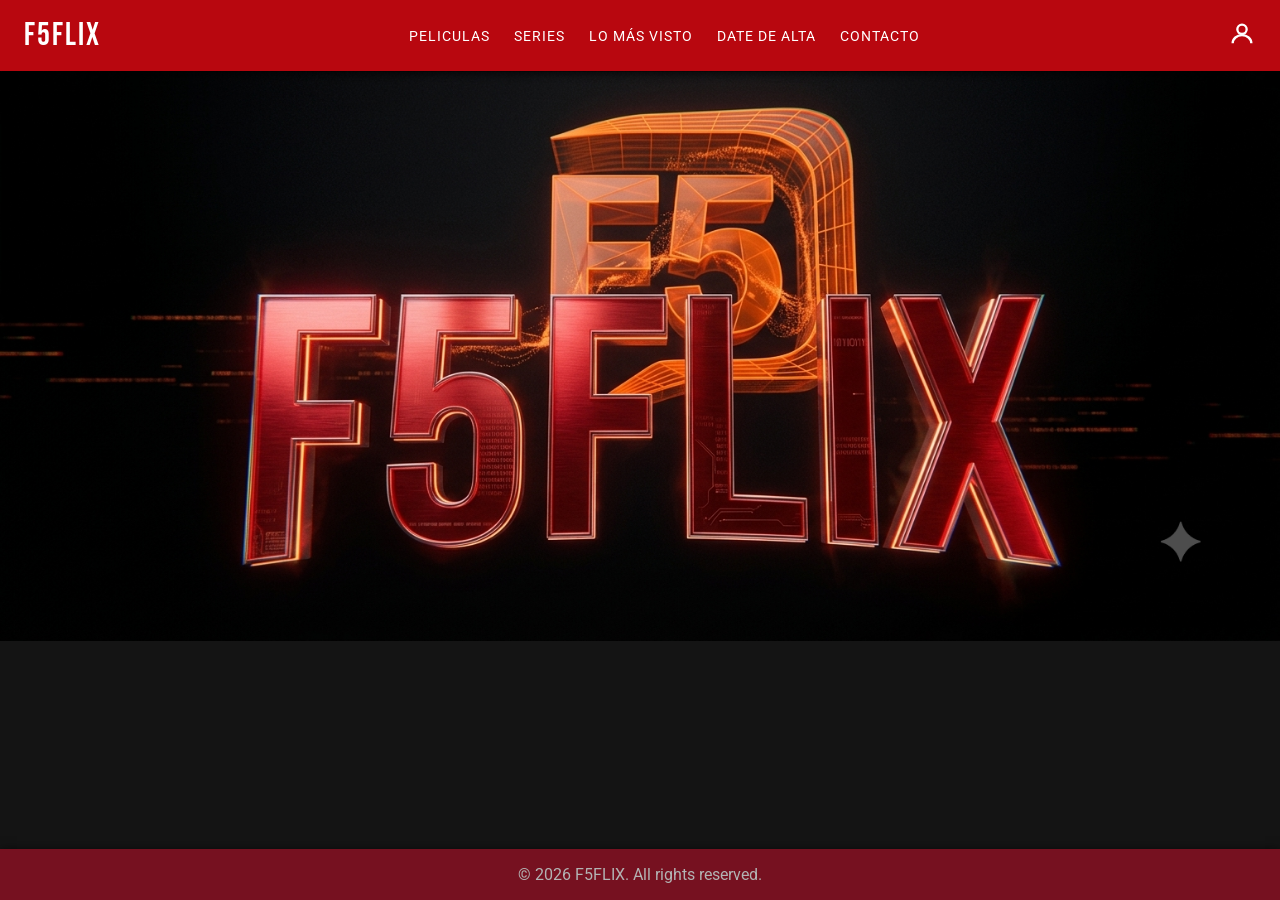
<file: index.html>
<!DOCTYPE html>
<html lang="es">

<head>
   <meta charset="UTF-8">
   <meta name="viewport" content="width=device-width, initial-scale=1.0">
   <link rel="stylesheet" href="m4play.css">
   <link rel="preconnect" href="https://fonts.googleapis.com">
   <link href="https://fonts.googleapis.com/css2?family=Bebas+Neue&family=Roboto:wght@400;700&display=swap"
      rel="stylesheet">
   <title>F5FLIX</title>
</head>

<body>
   <header class="header">
      <nav class="navbar">
         <div class="navbar-logo">
            <a href="./index.html" class="logo">F5FLIX</a>
         </div>
         <ul class="navbar-menu">
            <li><a href="./src/pages/catalogo.html#peliculas">Peliculas</a></li>
            <li><a href="./src/pages/catalogo.html#series">Series</a></li>
            <li><a href="./src/pages/catalogo.html#lo-mas-visto">Lo Más Visto</a></li>
            <li><a href="./src/pages/contacto.html#date-de-alta">Date de Alta</a></li>
            <li><a href="./src/pages/contacto.html#contacto">Contacto</a></li>
         </ul>
         <div class="navbar-user">
            <a href="#" class="user-icon" aria-label="Usuario">
               <svg xmlns="http://www.w3.org/2000/svg" width="28" height="28" viewBox="0 0 24 24" fill="none"
                  stroke="currentColor" stroke-width="2">
                  <circle cx="12" cy="8" r="4" />
                  <path d="M4 20c0-4 3.6-7 8-7s8 3 8 7" />
               </svg>
            </a>
         </div>
      </nav>
   </header>
   <main>
      <img class="intro-image" src="src/img/f5flix.png" alt="F5FLIX">
      <img class="intro-image-mob" src="src/img/f5flix-mob.png" alt="F5FLIX">
   </main>
   <footer class="footer">
      <p class="footer-copy">&copy; 2026 F5FLIX. All rights reserved.</p>
   </footer>
</body>

</html>
</file>
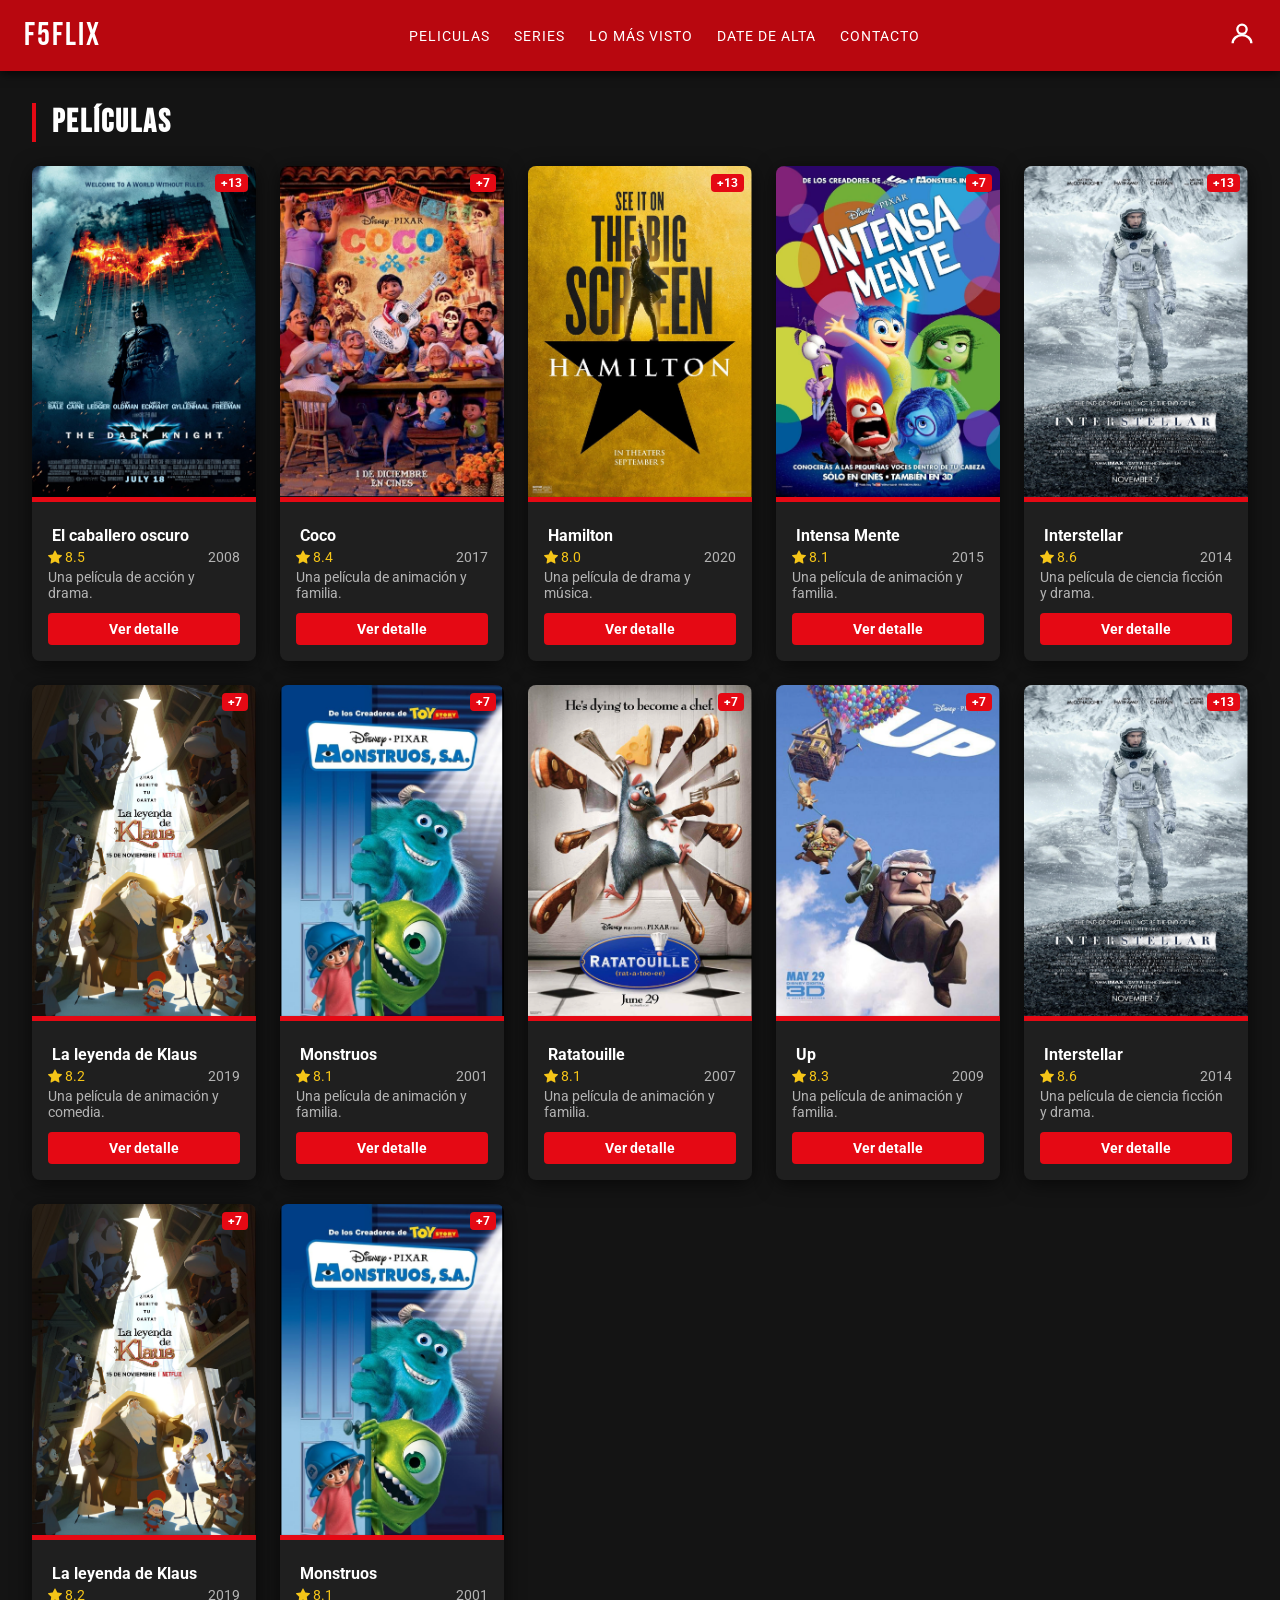
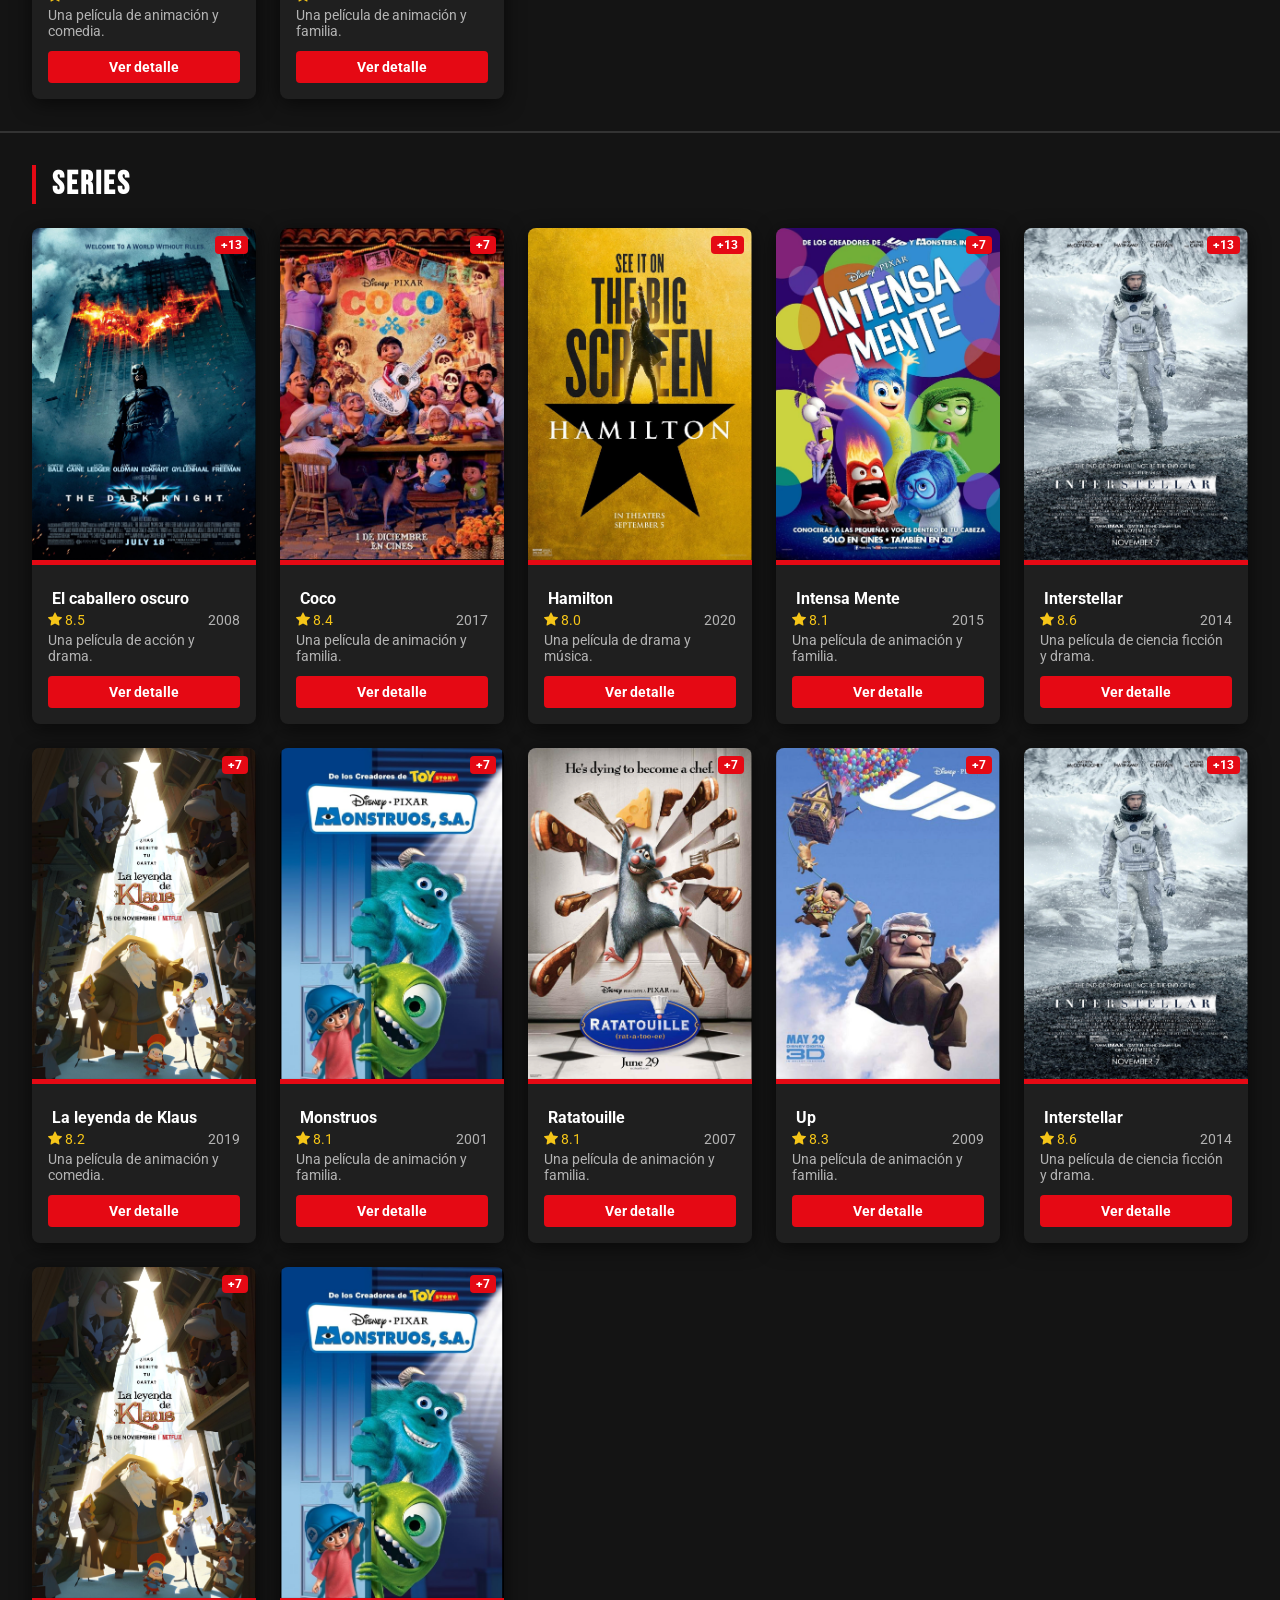
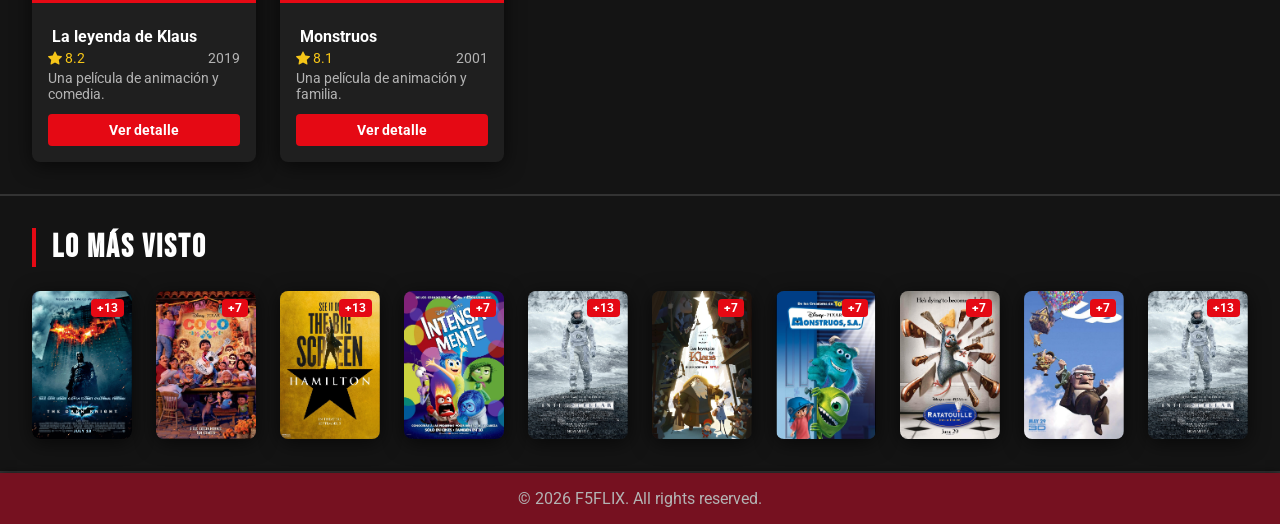
<file: src/pages/catalogo.html>
<!DOCTYPE html>
<html lang="es">

<head>
   <meta charset="UTF-8">
   <meta name="viewport" content="width=device-width, initial-scale=1.0">
   <link rel="stylesheet" href="../../m4play.css">
   <link rel="preconnect" href="https://fonts.googleapis.com">
   <link href="https://fonts.googleapis.com/css2?family=Bebas+Neue&family=Roboto:wght@400;700&display=swap"
      rel="stylesheet">
   <link rel="stylesheet" href="https://cdn.jsdelivr.net/npm/bootstrap-icons@1.13.1/font/bootstrap-icons.min.css">
   <title>F5FLIX</title>
</head>

<body>
   <header class="header">
      <nav class="navbar">
         <div class="navbar-logo">
            <a href="../../index.html" class="logo">F5FLIX</a>
         </div>
         <ul class="navbar-menu">
            <li><a href="#peliculas">Peliculas</a></li>
            <li><a href="#series">Series</a></li>
            <li><a href="#lo-mas-visto">Lo Más Visto</a></li>
            <li><a href="./contacto.html#date-de-alta">Date de Alta</a></li>
            <li><a href="./contacto.html#contacto">Contacto</a></li>
         </ul>
         <div class="navbar-user">
            <a href="#" class="user-icon" aria-label="Usuario">
               <svg xmlns="http://www.w3.org/2000/svg" width="28" height="28" viewBox="0 0 24 24" fill="none"
                  stroke="currentColor" stroke-width="2">
                  <circle cx="12" cy="8" r="4" />
                  <path d="M4 20c0-4 3.6-7 8-7s8 3 8 7" />
               </svg>
            </a>
         </div>
      </nav>
   </header>

   <main>
      <section class="movie-section" id="peliculas">
         <h2 class="section-title">Películas</h2>
         <div class="movie-grid">
            <article class="movie-card">
               <a href="./detalle.html" class="movie-card-img-link">
                  <img src="../img/El-caballero-oscuro.png" alt="El caballero oscuro">
                  <span class="movie-badge">+13</span>
               </a>
               <div class="movie-info">
                  <h3 class="movie-title">El caballero oscuro</h3>
                  <div class="movie-meta">
                     <span class="movie-rating"><i class="bi bi-star-fill"></i> 8.5</span>
                     <span class="movie-year">2008</span>
                  </div>
                  <p class="movie-description">Una película de acción y drama.</p>
                  <a href="./detalle.html" class="btn-primary btn-card">Ver detalle</a>
               </div>
            </article>

            <article class="movie-card">
               <a href="./detalle.html" class="movie-card-img-link">
                  <img src="../img/Coco.png" alt="Coco">
                  <span class="movie-badge">+7</span>
               </a>
               <div class="movie-info">
                  <h3 class="movie-title">Coco</h3>
                  <div class="movie-meta">
                     <span class="movie-rating"><i class="bi bi-star-fill"></i> 8.4</span>
                     <span class="movie-year">2017</span>
                  </div>
                  <p class="movie-description">Una película de animación y familia.</p>
                  <a href="./detalle.html" class="btn-primary btn-card">Ver detalle</a>
               </div>
            </article>

            <article class="movie-card">
               <a href="./detalle.html" class="movie-card-img-link">
                  <img src="../img/hamilton.png" alt="Hamilton">
                  <span class="movie-badge">+13</span>
               </a>
               <div class="movie-info">
                  <h3 class="movie-title">Hamilton</h3>
                  <div class="movie-meta">
                     <span class="movie-rating"><i class="bi bi-star-fill"></i> 8.0</span>
                     <span class="movie-year">2020</span>
                  </div>
                  <p class="movie-description">Una película de drama y música.</p>
                  <a href="./detalle.html" class="btn-primary btn-card">Ver detalle</a>
               </div>
            </article>

            <article class="movie-card">
               <a href="./detalle.html" class="movie-card-img-link">
                  <img src="../img/Intensa-Mente.png" alt="Intensa Mente">
                  <span class="movie-badge">+7</span>
               </a>
               <div class="movie-info">
                  <h3 class="movie-title">Intensa Mente</h3>
                  <div class="movie-meta">
                     <span class="movie-rating"><i class="bi bi-star-fill"></i> 8.1</span>
                     <span class="movie-year">2015</span>
                  </div>
                  <p class="movie-description">Una película de animación y familia.</p>
                  <a href="./detalle.html" class="btn-primary btn-card">Ver detalle</a>
               </div>
            </article>

            <article class="movie-card">
               <a href="./detalle.html" class="movie-card-img-link">
                  <img src="../img/Interstellar.png" alt="Interstellar">
                  <span class="movie-badge">+13</span>
               </a>
               <div class="movie-info">
                  <h3 class="movie-title">Interstellar</h3>
                  <div class="movie-meta">
                     <span class="movie-rating"><i class="bi bi-star-fill"></i> 8.6</span>
                     <span class="movie-year">2014</span>
                  </div>
                  <p class="movie-description">Una película de ciencia ficción y drama.</p>
                  <a href="./detalle.html" class="btn-primary btn-card">Ver detalle</a>
               </div>
            </article>

            <article class="movie-card">
               <a href="./detalle.html" class="movie-card-img-link">
                  <img src="../img/La-leyenda-de-Klaus.png" alt="La leyenda de Klaus">
                  <span class="movie-badge">+7</span>
               </a>
               <div class="movie-info">
                  <h3 class="movie-title">La leyenda de Klaus</h3>
                  <div class="movie-meta">
                     <span class="movie-rating"><i class="bi bi-star-fill"></i> 8.2</span>
                     <span class="movie-year">2019</span>
                  </div>
                  <p class="movie-description">Una película de animación y comedia.</p>
                  <a href="./detalle.html" class="btn-primary btn-card">Ver detalle</a>
               </div>
            </article>

            <article class="movie-card">
               <a href="./detalle.html" class="movie-card-img-link">
                  <img src="../img/Monstruos.png" alt="Monstruos">
                  <span class="movie-badge">+7</span>
               </a>
               <div class="movie-info">
                  <h3 class="movie-title">Monstruos</h3>
                  <div class="movie-meta">
                     <span class="movie-rating"><i class="bi bi-star-fill"></i> 8.1</span>
                     <span class="movie-year">2001</span>
                  </div>
                  <p class="movie-description">Una película de animación y familia.</p>
                  <a href="./detalle.html" class="btn-primary btn-card">Ver detalle</a>
               </div>
            </article>

            <article class="movie-card">
               <a href="./detalle.html" class="movie-card-img-link">
                  <img src="../img/Ratatouille.png" alt="Ratatouille">
                  <span class="movie-badge">+7</span>
               </a>
               <div class="movie-info">
                  <h3 class="movie-title">Ratatouille</h3>
                  <div class="movie-meta">
                     <span class="movie-rating"><i class="bi bi-star-fill"></i> 8.1</span>
                     <span class="movie-year">2007</span>
                  </div>
                  <p class="movie-description">Una película de animación y familia.</p>
                  <a href="./detalle.html" class="btn-primary btn-card">Ver detalle</a>
               </div>
            </article>

            <article class="movie-card">
               <a href="./detalle.html" class="movie-card-img-link">
                  <img src="../img/up.png" alt="Up">
                  <span class="movie-badge">+7</span>
               </a>
               <div class="movie-info">
                  <h3 class="movie-title">Up</h3>
                  <div class="movie-meta">
                     <span class="movie-rating"><i class="bi bi-star-fill"></i> 8.3</span>
                     <span class="movie-year">2009</span>
                  </div>
                  <p class="movie-description">Una película de animación y familia.</p>
                  <a href="./detalle.html" class="btn-primary btn-card">Ver detalle</a>
               </div>
            </article>

            <article class="movie-card">
               <a href="./detalle.html" class="movie-card-img-link">
                  <img src="../img/Interstellar.png" alt="Interstellar">
                  <span class="movie-badge">+13</span>
               </a>
               <div class="movie-info">
                  <h3 class="movie-title">Interstellar</h3>
                  <div class="movie-meta">
                     <span class="movie-rating"><i class="bi bi-star-fill"></i> 8.6</span>
                     <span class="movie-year">2014</span>
                  </div>
                  <p class="movie-description">Una película de ciencia ficción y drama.</p>
                  <a href="./detalle.html" class="btn-primary btn-card">Ver detalle</a>
               </div>
            </article>

            <article class="movie-card">
               <a href="./detalle.html" class="movie-card-img-link">
                  <img src="../img/La-leyenda-de-Klaus.png" alt="La leyenda de Klaus">
                  <span class="movie-badge">+7</span>
               </a>
               <div class="movie-info">
                  <h3 class="movie-title">La leyenda de Klaus</h3>
                  <div class="movie-meta">
                     <span class="movie-rating"><i class="bi bi-star-fill"></i> 8.2</span>
                     <span class="movie-year">2019</span>
                  </div>
                  <p class="movie-description">Una película de animación y comedia.</p>
                  <a href="./detalle.html" class="btn-primary btn-card">Ver detalle</a>
               </div>
            </article>

            <article class="movie-card">
               <a href="./detalle.html" class="movie-card-img-link">
                  <img src="../img/Monstruos.png" alt="Monstruos">
                  <span class="movie-badge">+7</span>
               </a>
               <div class="movie-info">
                  <h3 class="movie-title">Monstruos</h3>
                  <div class="movie-meta">
                     <span class="movie-rating"><i class="bi bi-star-fill"></i> 8.1</span>
                     <span class="movie-year">2001</span>
                  </div>
                  <p class="movie-description">Una película de animación y familia.</p>
                  <a href="./detalle.html" class="btn-primary btn-card">Ver detalle</a>
               </div>
            </article>
         </div>
      </section>
      <section class="movie-section" id="series">
         <h2 class="section-title">Series</h2>
         <div class="movie-grid">
            <article class="movie-card">
               <a href="./detalle.html" class="movie-card-img-link">
                  <img src="../img/El-caballero-oscuro.png" alt="El caballero oscuro">
                  <span class="movie-badge">+13</span>
               </a>
               <div class="movie-info">
                  <h3 class="movie-title">El caballero oscuro</h3>
                  <div class="movie-meta">
                     <span class="movie-rating"><i class="bi bi-star-fill"></i> 8.5</span>
                     <span class="movie-year">2008</span>
                  </div>
                  <p class="movie-description">Una película de acción y drama.</p>
                  <a href="./detalle.html" class="btn-primary btn-card">Ver detalle</a>
               </div>
            </article>

            <article class="movie-card">
               <a href="./detalle.html" class="movie-card-img-link">
                  <img src="../img/Coco.png" alt="Coco">
                  <span class="movie-badge">+7</span>
               </a>
               <div class="movie-info">
                  <h3 class="movie-title">Coco</h3>
                  <div class="movie-meta">
                     <span class="movie-rating"><i class="bi bi-star-fill"></i> 8.4</span>
                     <span class="movie-year">2017</span>
                  </div>
                  <p class="movie-description">Una película de animación y familia.</p>
                  <a href="./detalle.html" class="btn-primary btn-card">Ver detalle</a>
               </div>
            </article>

            <article class="movie-card">
               <a href="./detalle.html" class="movie-card-img-link">
                  <img src="../img/hamilton.png" alt="Hamilton">
                  <span class="movie-badge">+13</span>
               </a>
               <div class="movie-info">
                  <h3 class="movie-title">Hamilton</h3>
                  <div class="movie-meta">
                     <span class="movie-rating"><i class="bi bi-star-fill"></i> 8.0</span>
                     <span class="movie-year">2020</span>
                  </div>
                  <p class="movie-description">Una película de drama y música.</p>
                  <a href="./detalle.html" class="btn-primary btn-card">Ver detalle</a>
               </div>
            </article>

            <article class="movie-card">
               <a href="./detalle.html" class="movie-card-img-link">
                  <img src="../img/Intensa-Mente.png" alt="Intensa Mente">
                  <span class="movie-badge">+7</span>
               </a>
               <div class="movie-info">
                  <h3 class="movie-title">Intensa Mente</h3>
                  <div class="movie-meta">
                     <span class="movie-rating"><i class="bi bi-star-fill"></i> 8.1</span>
                     <span class="movie-year">2015</span>
                  </div>
                  <p class="movie-description">Una película de animación y familia.</p>
                  <a href="./detalle.html" class="btn-primary btn-card">Ver detalle</a>
               </div>
            </article>

            <article class="movie-card">
               <a href="./detalle.html" class="movie-card-img-link">
                  <img src="../img/Interstellar.png" alt="Interstellar">
                  <span class="movie-badge">+13</span>
               </a>
               <div class="movie-info">
                  <h3 class="movie-title">Interstellar</h3>
                  <div class="movie-meta">
                     <span class="movie-rating"><i class="bi bi-star-fill"></i> 8.6</span>
                     <span class="movie-year">2014</span>
                  </div>
                  <p class="movie-description">Una película de ciencia ficción y drama.</p>
                  <a href="./detalle.html" class="btn-primary btn-card">Ver detalle</a>
               </div>
            </article>

            <article class="movie-card">
               <a href="./detalle.html" class="movie-card-img-link">
                  <img src="../img/La-leyenda-de-Klaus.png" alt="La leyenda de Klaus">
                  <span class="movie-badge">+7</span>
               </a>
               <div class="movie-info">
                  <h3 class="movie-title">La leyenda de Klaus</h3>
                  <div class="movie-meta">
                     <span class="movie-rating"><i class="bi bi-star-fill"></i> 8.2</span>
                     <span class="movie-year">2019</span>
                  </div>
                  <p class="movie-description">Una película de animación y comedia.</p>
                  <a href="./detalle.html" class="btn-primary btn-card">Ver detalle</a>
               </div>
            </article>

            <article class="movie-card">
               <a href="./detalle.html" class="movie-card-img-link">
                  <img src="../img/Monstruos.png" alt="Monstruos">
                  <span class="movie-badge">+7</span>
               </a>
               <div class="movie-info">
                  <h3 class="movie-title">Monstruos</h3>
                  <div class="movie-meta">
                     <span class="movie-rating"><i class="bi bi-star-fill"></i> 8.1</span>
                     <span class="movie-year">2001</span>
                  </div>
                  <p class="movie-description">Una película de animación y familia.</p>
                  <a href="./detalle.html" class="btn-primary btn-card">Ver detalle</a>
               </div>
            </article>

            <article class="movie-card">
               <a href="./detalle.html" class="movie-card-img-link">
                  <img src="../img/Ratatouille.png" alt="Ratatouille">
                  <span class="movie-badge">+7</span>
               </a>
               <div class="movie-info">
                  <h3 class="movie-title">Ratatouille</h3>
                  <div class="movie-meta">
                     <span class="movie-rating"><i class="bi bi-star-fill"></i> 8.1</span>
                     <span class="movie-year">2007</span>
                  </div>
                  <p class="movie-description">Una película de animación y familia.</p>
                  <a href="./detalle.html" class="btn-primary btn-card">Ver detalle</a>
               </div>
            </article>

            <article class="movie-card">
               <a href="./detalle.html" class="movie-card-img-link">
                  <img src="../img/up.png" alt="Up">
                  <span class="movie-badge">+7</span>
               </a>
               <div class="movie-info">
                  <h3 class="movie-title">Up</h3>
                  <div class="movie-meta">
                     <span class="movie-rating"><i class="bi bi-star-fill"></i> 8.3</span>
                     <span class="movie-year">2009</span>
                  </div>
                  <p class="movie-description">Una película de animación y familia.</p>
                  <a href="./detalle.html" class="btn-primary btn-card">Ver detalle</a>
               </div>
            </article>

            <article class="movie-card">
               <a href="./detalle.html" class="movie-card-img-link">
                  <img src="../img/Interstellar.png" alt="Interstellar">
                  <span class="movie-badge">+13</span>
               </a>
               <div class="movie-info">
                  <h3 class="movie-title">Interstellar</h3>
                  <div class="movie-meta">
                     <span class="movie-rating"><i class="bi bi-star-fill"></i> 8.6</span>
                     <span class="movie-year">2014</span>
                  </div>
                  <p class="movie-description">Una película de ciencia ficción y drama.</p>
                  <a href="./detalle.html" class="btn-primary btn-card">Ver detalle</a>
               </div>
            </article>

            <article class="movie-card">
               <a href="./detalle.html" class="movie-card-img-link">
                  <img src="../img/La-leyenda-de-Klaus.png" alt="La leyenda de Klaus">
                  <span class="movie-badge">+7</span>
               </a>
               <div class="movie-info">
                  <h3 class="movie-title">La leyenda de Klaus</h3>
                  <div class="movie-meta">
                     <span class="movie-rating"><i class="bi bi-star-fill"></i> 8.2</span>
                     <span class="movie-year">2019</span>
                  </div>
                  <p class="movie-description">Una película de animación y comedia.</p>
                  <a href="./detalle.html" class="btn-primary btn-card">Ver detalle</a>
               </div>
            </article>

            <article class="movie-card">
               <a href="./detalle.html" class="movie-card-img-link">
                  <img src="../img/Monstruos.png" alt="Monstruos">
                  <span class="movie-badge">+7</span>
               </a>
               <div class="movie-info">
                  <h3 class="movie-title">Monstruos</h3>
                  <div class="movie-meta">
                     <span class="movie-rating"><i class="bi bi-star-fill"></i> 8.1</span>
                     <span class="movie-year">2001</span>
                  </div>
                  <p class="movie-description">Una película de animación y familia.</p>
                  <a href="./detalle.html" class="btn-primary btn-card">Ver detalle</a>
               </div>
            </article>
         </div>
      </section>
      <section class="movie-section lo-mas-visto" id="lo-mas-visto">
         <h2 class="section-title">Lo Más Visto</h2>
         <div class="movie-grid__mas">
            <article class="movie-card">
               <a href="./detalle.html" class="movie-card-img-link">
                  <img src="../img/El-caballero-oscuro.png" alt="El caballero oscuro">
                  <span class="movie-badge">+13</span>
               </a>
            </article>

            <article class="movie-card">
               <a href="./detalle.html" class="movie-card-img-link">
                  <img src="../img/Coco.png" alt="Coco">
                  <span class="movie-badge">+7</span>
               </a>
            </article>

            <article class="movie-card">
               <a href="./detalle.html" class="movie-card-img-link">
                  <img src="../img/hamilton.png" alt="Hamilton">
                  <span class="movie-badge">+13</span>
               </a>
            </article>

            <article class="movie-card">
               <a href="./detalle.html" class="movie-card-img-link">
                  <img src="../img/Intensa-Mente.png" alt="Intensa Mente">
                  <span class="movie-badge">+7</span>
               </a>
            </article>

            <article class="movie-card">
               <a href="./detalle.html" class="movie-card-img-link">
                  <img src="../img/Interstellar.png" alt="Interstellar">
                  <span class="movie-badge">+13</span>
               </a>
            </article>

            <article class="movie-card">
               <a href="./detalle.html" class="movie-card-img-link">
                  <img src="../img/La-leyenda-de-Klaus.png" alt="La leyenda de Klaus">
                  <span class="movie-badge">+7</span>
               </a>
            </article>

            <article class="movie-card">
               <a href="./detalle.html" class="movie-card-img-link">
                  <img src="../img/Monstruos.png" alt="Monstruos">
                  <span class="movie-badge">+7</span>
               </a>
            </article>

            <article class="movie-card">
               <a href="./detalle.html" class="movie-card-img-link">
                  <img src="../img/Ratatouille.png" alt="Ratatouille">
                  <span class="movie-badge">+7</span>
               </a>
            </article>

            <article class="movie-card">
               <a href="./detalle.html" class="movie-card-img-link">
                  <img src="../img/up.png" alt="Up">
                  <span class="movie-badge">+7</span>
               </a>
            </article>

            <article class="movie-card">
               <a href="./detalle.html" class="movie-card-img-link">
                  <img src="../img/Interstellar.png" alt="Interstellar">
                  <span class="movie-badge">+13</span>
               </a>
            </article>

         </div>
      </section>
   </main>
   <footer class="footer">
      <p class="footer-copy">&copy; 2026 F5FLIX. All rights reserved.</p>
   </footer>
</body>

</html>
</file>
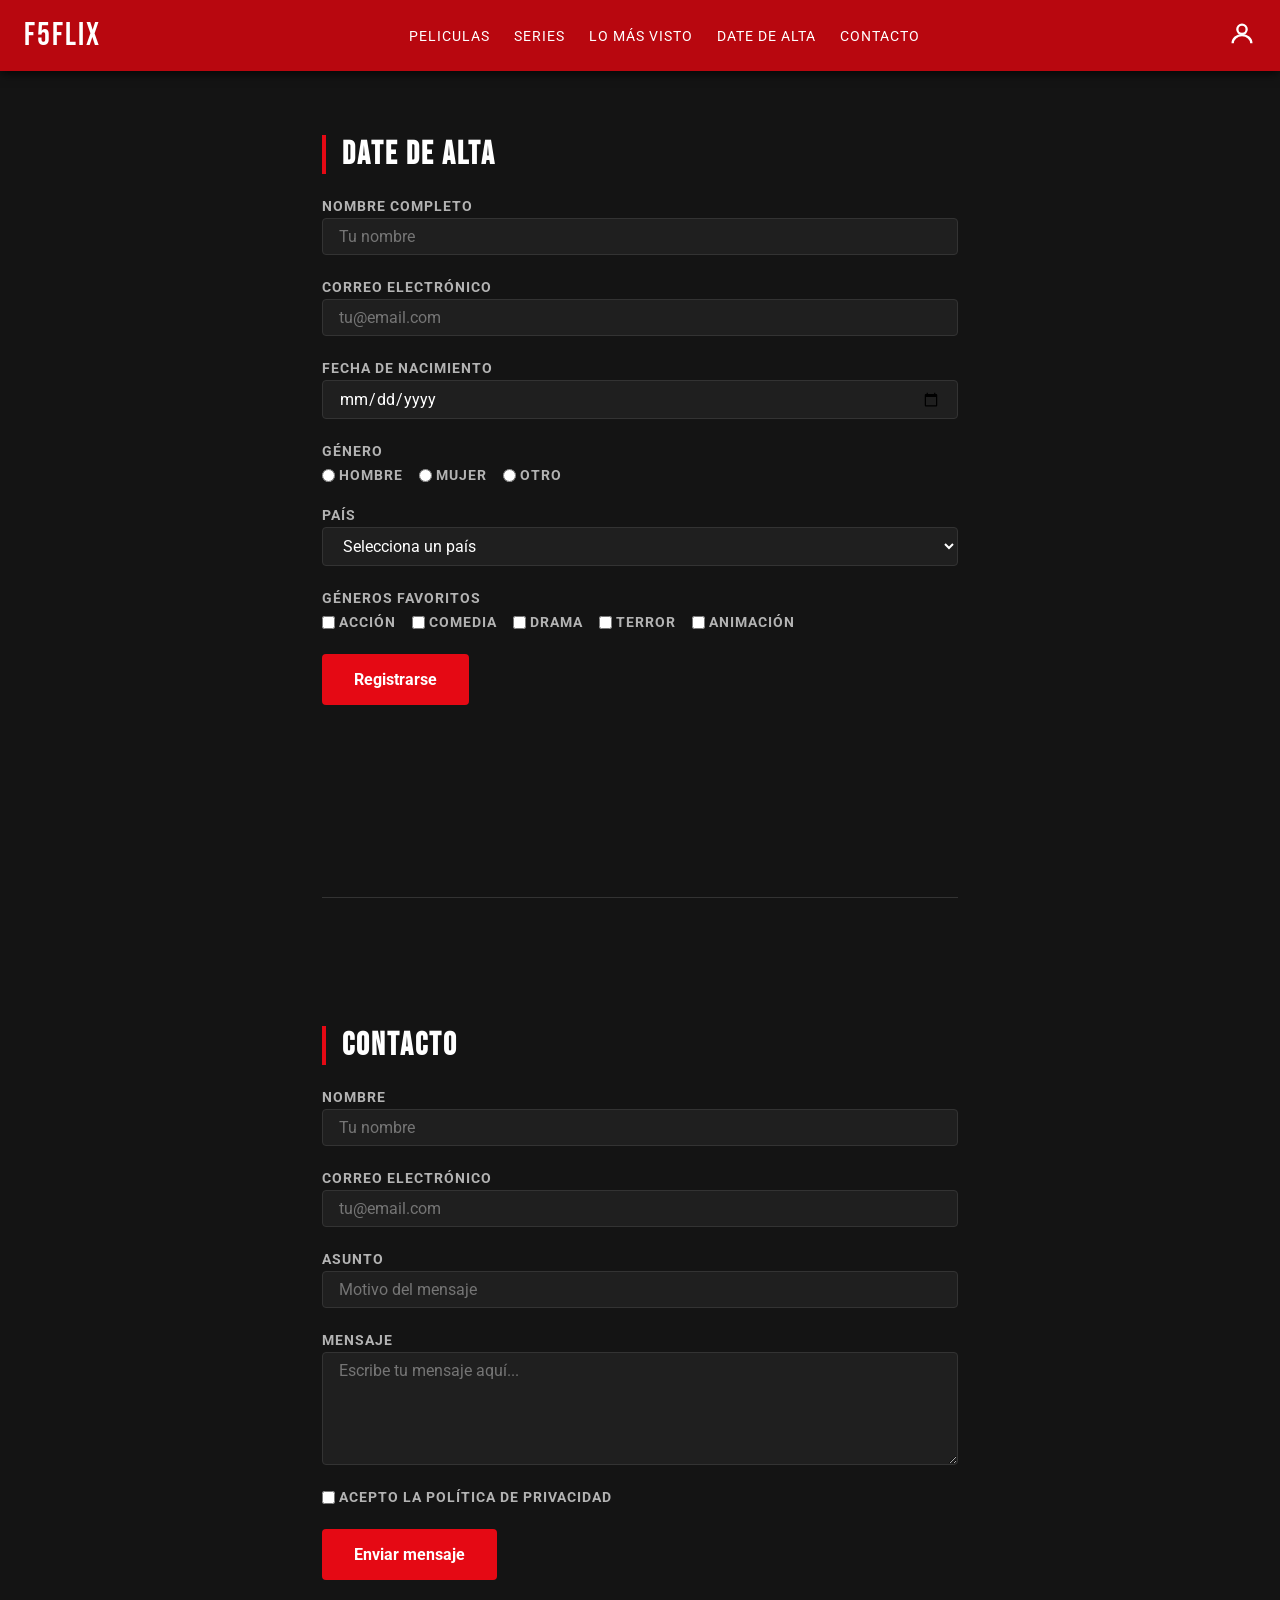
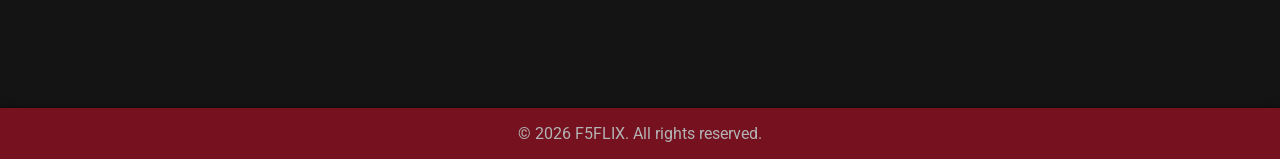
<file: src/pages/contacto.html>
<!DOCTYPE html>
<html lang="es">

<head>
   <meta charset="UTF-8">
   <meta name="viewport" content="width=device-width, initial-scale=1.0">
   <link rel="stylesheet" href="../../m4play.css">
   <link rel="preconnect" href="https://fonts.googleapis.com">
   <link href="https://fonts.googleapis.com/css2?family=Bebas+Neue&family=Roboto:wght@400;700&display=swap"
      rel="stylesheet">
   <title>F5FLIX</title>
</head>

<body>
   <header class="header">
      <nav class="navbar">
         <div class="navbar-logo">
            <a href="../../index.html" class="logo">F5FLIX</a>
         </div>
         <ul class="navbar-menu">
            <li><a href="./catalogo.html#peliculas">Peliculas</a></li>
            <li><a href="./catalogo.html#series">Series</a></li>
            <li><a href="./catalogo.html#lo-mas-visto">Lo Más Visto</a></li>
            <li><a href="#date-de-alta">Date de Alta</a></li>
            <li><a href="#contacto">Contacto</a></li>
         </ul>
         <div class="navbar-user">
            <a href="#" class="user-icon" aria-label="Usuario">
               <svg xmlns="http://www.w3.org/2000/svg" width="28" height="28" viewBox="0 0 24 24" fill="none"
                  stroke="currentColor" stroke-width="2">
                  <circle cx="12" cy="8" r="4" />
                  <path d="M4 20c0-4 3.6-7 8-7s8 3 8 7" />
               </svg>
            </a>
         </div>
      </nav>
   </header>
   <main>
      <main class="forms-page" id="date-de-alta">
         <section class="form-section">
            <h2 class="section-title">Date de Alta</h2>
            <form class="form" action="" method="GET">

               <div class="form-group">
                  <label for="nombre">Nombre completo</label>
                  <input type="text" id="nombre" name="nombre" placeholder="Tu nombre" required>
               </div>

               <div class="form-group">
                  <label for="email">Correo electrónico</label>
                  <input type="email" id="email" name="email" placeholder="tu@email.com" required>
               </div>

               <div class="form-group">
                  <label for="fecha">Fecha de nacimiento</label>
                  <input type="date" id="fecha" name="fecha" required>
               </div>

               <div class="form-group">
                  <label>Género</label>
                  <div class="form-radio-group">
                     <label class="form-radio"><input type="radio" name="genero" value="hombre"> Hombre</label>
                     <label class="form-radio"><input type="radio" name="genero" value="mujer"> Mujer</label>
                     <label class="form-radio"><input type="radio" name="genero" value="otro"> Otro</label>
                  </div>
               </div>

               <div class="form-group">
                  <label for="pais">País</label>
                  <select id="pais" name="pais">
                     <option value="">Selecciona un país</option>
                     <option value="es">España</option>
                     <option value="mx">México</option>
                     <option value="ar">Argentina</option>
                     <option value="co">Colombia</option>
                  </select>
               </div>

               <div class="form-group">
                  <label>Géneros favoritos</label>
                  <div class="form-checkbox-group">
                     <label class="form-checkbox"><input type="checkbox" name="generos" value="accion"> Acción</label>
                     <label class="form-checkbox"><input type="checkbox" name="generos" value="comedia"> Comedia</label>
                     <label class="form-checkbox"><input type="checkbox" name="generos" value="drama"> Drama</label>
                     <label class="form-checkbox"><input type="checkbox" name="generos" value="terror"> Terror</label>
                     <label class="form-checkbox"><input type="checkbox" name="generos" value="animacion">
                        Animación</label>
                  </div>
               </div>

               <button type="submit" class="btn-primary btn-submit">Registrarse</button>
            </form>
         </section>

         <hr class="section-divider">

         <section class="form-section" id="contacto">
            <h2 class="section-title">Contacto</h2>
            <form class="form" action="" method="GET">

               <div class="form-group">
                  <label for="contact-nombre">Nombre</label>
                  <input type="text" id="contact-nombre" name="nombre" placeholder="Tu nombre" required>
               </div>

               <div class="form-group">
                  <label for="contact-email">Correo electrónico</label>
                  <input type="email" id="contact-email" name="email" placeholder="tu@email.com" required>
               </div>

               <div class="form-group">
                  <label for="asunto">Asunto</label>
                  <input type="text" id="asunto" name="asunto" placeholder="Motivo del mensaje" required>
               </div>

               <div class="form-group">
                  <label for="mensaje">Mensaje</label>
                  <textarea id="mensaje" name="mensaje" rows="5" placeholder="Escribe tu mensaje aquí..."></textarea>
               </div>

               <div class="form-group">
                  <label class="form-checkbox">
                     <input type="checkbox" name="privacidad" required>
                     Acepto la política de privacidad
                  </label>
               </div>

               <button type="submit" class="btn-primary btn-submit">Enviar mensaje</button>
            </form>
         </section>

      </main>

   </main>
   <footer class="footer">
      <p class="footer-copy">&copy; 2026 F5FLIX. All rights reserved.</p>
   </footer>
</body>

</html>
</file>
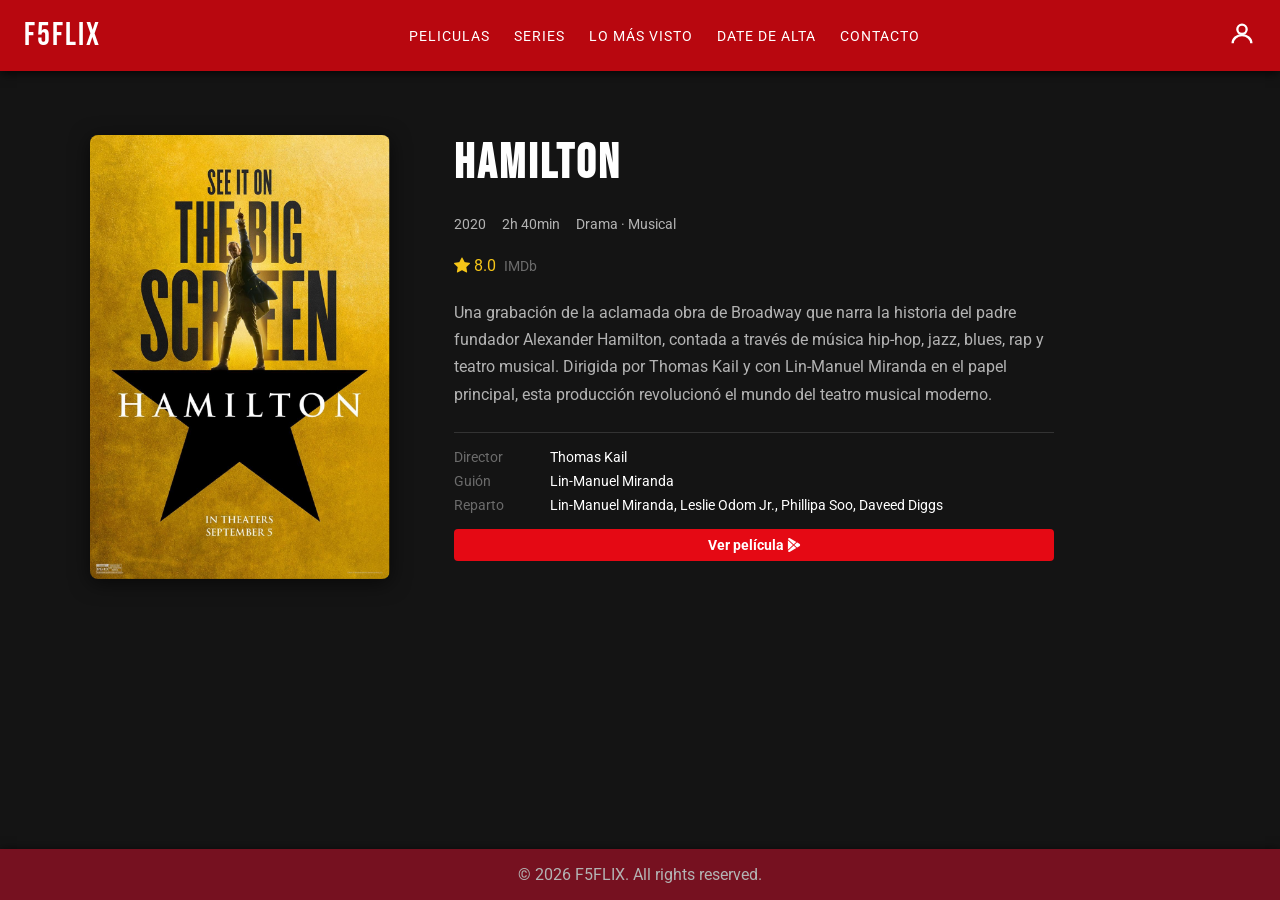
<file: src/pages/detalle.html>
<!DOCTYPE html>
<html lang="es">

<head>
   <meta charset="UTF-8">
   <meta name="viewport" content="width=device-width, initial-scale=1.0">
   <link rel="stylesheet" href="../../m4play.css">
   <link rel="preconnect" href="https://fonts.googleapis.com">
   <link href="https://fonts.googleapis.com/css2?family=Bebas+Neue&family=Roboto:wght@400;700&display=swap"
      rel="stylesheet">
   <link rel="stylesheet" href="https://cdn.jsdelivr.net/npm/bootstrap-icons@1.13.1/font/bootstrap-icons.min.css">
   <title>Hamilton — F5FLIX</title>
</head>

<body>
   <header class="header">
      <nav class="navbar">
         <div class="navbar-logo">
            <a href="../../index.html" class="logo">F5FLIX</a>
         </div>
         <ul class="navbar-menu">
            <li><a href="./catalogo.html#peliculas">Peliculas</a></li>
            <li><a href="./catalogo.html#series">Series</a></li>
            <li><a href="./catalogo.html#lo-mas-visto">Lo Más Visto</a></li>
            <li><a href="#date-de-alta">Date de Alta</a></li>
            <li><a href="#contacto">Contacto</a></li>
         </ul>
         <div class="navbar-user">
            <a href="#" class="user-icon" aria-label="Usuario">
               <svg xmlns="http://www.w3.org/2000/svg" width="28" height="28" viewBox="0 0 24 24" fill="none"
                  stroke="currentColor" stroke-width="2">
                  <circle cx="12" cy="8" r="4" />
                  <path d="M4 20c0-4 3.6-7 8-7s8 3 8 7" />
               </svg>
            </a>
         </div>
      </nav>
   </header>
   <main>
      <section class="detail-hero">
         <div class="detail-container">

            <img class="detail-poster" src="../img/hamilton.png" alt="Hamilton">

            <div class="detail-info">
               <h1 class="detail-title">Hamilton</h1>

               <div class="detail-meta">
                  <span class="movie-badge">+13</span>
                  <span class="detail-year">2020</span>
                  <span class="detail-duration">2h 40min</span>
                  <span class="detail-genre">Drama · Musical</span>
               </div>
               <div class="detail-rating">
                  <span class="movie-rating"><i class="bi bi-star-fill"></i> 8.0</span>
                  <span class="detail-rating-label">IMDb</span>
               </div>

               <p class="detail-description">
                  Una grabación de la aclamada obra de Broadway que narra la historia del padre fundador
                  Alexander Hamilton, contada a través de música hip-hop, jazz, blues, rap y teatro musical.
                  Dirigida por Thomas Kail y con Lin-Manuel Miranda en el papel principal, esta producción
                  revolucionó el mundo del teatro musical moderno.
               </p>

               <div class="detail-crew">
                  <div class="detail-crew-item">
                     <span class="detail-crew-label">Director</span>
                     <span class="detail-crew-value">Thomas Kail</span>
                  </div>
                  <div class="detail-crew-item">
                     <span class="detail-crew-label">Guión</span>
                     <span class="detail-crew-value">Lin-Manuel Miranda</span>
                  </div>
                  <div class="detail-crew-item">
                     <span class="detail-crew-label">Reparto</span>
                     <span class="detail-crew-value">Lin-Manuel Miranda, Leslie Odom Jr., Phillipa Soo, Daveed
                        Diggs</span>
                  </div>
                  <a href="#" class="btn-primary btn-card">Ver película <i class="bi bi-google-play"></i></a>
               </div>
            </div>
         </div>
      </section>
   </main>
   <footer class="footer">
      <p class="footer-copy">&copy; 2026 F5FLIX. All rights reserved.</p>
   </footer>
</body>

</html>
</file>
<file: m4play.css>
* {
   margin: 0;
   padding: 0;
   box-sizing: border-box;
   scroll-behavior: smooth;
}

html {
   scroll-behavior: smooth;
}

:root {
   /* Фоны */
   --color-bg-primary: #141414; /* основной фон страницы */
   --color-bg-secondary: #1f1f1f; /* фон карточек, секций */
   --color-bg-elevated: #2a2a2a; /* hover карточек, модалки */
   --color-bg-overlay: rgba(0, 0, 0, 0.75); /* затемнение поверх постеров */
   --color-bg-header: #b8070f;
   --color-bg-footer: #761120;

   /* Акцент */
   --color-accent: #e50914; /* кнопки, логотип, активные элементы */
   --color-accent-hover: #b8070f; /* hover на кнопках */
   --color-accent-muted: rgba(229, 9, 20, 0.15); /* лёгкая подсветка, бейджи */

   /* Текст */
   --color-text-primary: #ffffff; /* заголовки, основной текст */
   --color-text-secondary: #b3b3b3; /* описания, мета-информация */
   --color-text-muted: #6b6b6b; /* плейсхолдеры, копирайт */
   --color-text-accent: #e50914; /* ссылки-акценты */

   /* Рейтинг / статусы */
   --color-rating: #f5c518; /* звёзды IMDb-стиль */
   --color-badge-new: #46d369; /* бейдж «Nuevo» / «HD» */

   /* Границы */
   --color-border: #333333; /* разделители, обводки карточек */
   --color-border-focus: #e50914; /* фокус на полях формы */

   /* Типографика */
   --font-main: "Roboto", sans-serif;
   --font-display: "Bebas Neue", sans-serif; /* для логотипа и заголовков */

   --text-xs: 0.75rem;
   --text-sm: 0.875rem;
   --text-base: 1rem;
   --text-lg: 1.25rem;
   --text-xl: 1.5rem;
   --text-2xl: 2rem;
   --text-3xl: 3rem;

   /* Отступы */
   --spacing-xs: 0.25rem;
   --spacing-sm: 0.5rem;
   --spacing-md: 1rem;
   --spacing-lg: 1.5rem;
   --spacing-xl: 2rem;
   --spacing-2xl: 4rem;

   /* Радиусы */
   --radius-sm: 4px;
   --radius-md: 8px;
   --radius-lg: 12px;

   /* Тени */
   --shadow-card: 0 4px 20px rgba(0, 0, 0, 0.6);
   --shadow-nav: 0 2px 10px rgba(0, 0, 0, 0.8);

   /* Переходы */
   --transition-fast: 150ms ease;
   --transition-normal: 300ms ease;
}

body {
   background-color: var(--color-bg-primary);
   color: var(--color-text-primary);
   font-family: var(--font-main);
   display: flex;
   flex-direction: column;
   min-height: 100vh;
}

/* -------- HEADER -------- */

header {
   position: sticky;
   top: 0;
   z-index: 100;
   background-color: var(--color-bg-header);
   box-shadow: var(--shadow-nav);
}

.navbar {
   display: flex;
   align-items: center;
   justify-content: space-between;
   padding: var(--spacing-md) var(--spacing-lg);
}

ul.navbar-menu {
   list-style: none;
   display: flex;
   gap: var(--spacing-lg);
}
.navbar a {
   text-decoration: none;
   color: var(--color-text-primary);
   text-transform: uppercase;
   font-size: var(--text-sm);
   letter-spacing: 1px;
   padding-bottom: 2px;
   border-bottom: 2px solid transparent;
   transition:
      color var(--transition-fast),
      border-color var(--transition-fast);
}

.navbar a:hover {
   color: var(--color-text-secondary);
   border-bottom-color: var(--color-accent);
}

.navbar a.logo {
   font-family: var(--font-display);
   font-size: var(--text-2xl);
   color: var(--color-text-primary);
   text-decoration: none;
   letter-spacing: 2px;
}

.user-icon {
   color: var(--color-text-primary);
   transition: color var(--transition-fast);
}
.user-icon:hover {
   color: var(--color-accent);
}

/* -------- MAIN -------- */

main {
   flex: 1;
}

/* -------- FOOTER -------- */

footer {
   width: 100%;
   padding: var(--spacing-md) var(--spacing-lg);
   text-align: center;
   background-color: var(--color-bg-footer);
   box-shadow: var(--shadow-nav);
}
footer p {
   color: var(--color-text-secondary);
}

/* BTN */

.btn-primary {
   background-color: var(--color-accent);
   transition: background-color var(--transition-fast);
}

.btn-primary:hover {
   background-color: var(--color-accent-hover);
}

/* CARD */

.card {
   background-color: var(--color-bg-secondary);
   border-radius: var(--radius-md);
   box-shadow: var(--shadow-card);
}

input:focus {
   border-color: var(--color-border-focus);
   outline: none;
}

/* ========= MAIN PAGE ========= */
.intro-image {
   width: 100%;
   display: block;
}

.intro-image-mob {
   width: 100%;
   display: none;
}

/* ========= Películas ========= */

.section-title {
   font-family: var(--font-display);
   font-size: var(--text-2xl);
   letter-spacing: 2px;
   margin-bottom: var(--spacing-lg);
   border-left: 4px solid var(--color-accent);
   padding-left: var(--spacing-md);
}

.movie-title {
   font-size: var(--text-base);
   font-weight: 700;
   color: var(--color-text-primary);
   margin-top: var(--spacing-sm);
   padding: 0 var(--spacing-xs);
   white-space: nowrap;
   overflow: hidden;
   text-overflow: ellipsis; /* длинные названия не ломают сетку */
}

.movie-section {
   padding: var(--spacing-lg);
   border-bottom: solid 2px var(--color-border);
   padding: var(--spacing-xl);
}
.movie-grid {
   display: grid;
   grid-template-columns: repeat(auto-fit, minmax(200px, 1fr));
   gap: var(--spacing-lg);
}
.movie-grid img {
   width: 100%;
   height: auto;
   border-bottom: solid 5px var(--color-border-focus);
}

.movie-grid__mas {
   display: grid;
   grid-template-columns: repeat(auto-fit, minmax(20px, 1fr));
   gap: var(--spacing-lg);
}

.movie-card {
   background-color: var(--color-bg-secondary);
   border-radius: var(--radius-md);
   overflow: hidden;
   box-shadow: var(--shadow-card);
   transition: transform var(--transition-normal);
   display: flex;
   flex-direction: column;
}

.movie-card:hover {
   opacity: 0.8;
   /* transform: scale(1.03); */
}

.movie-card-img-link {
   position: relative;
   display: block;
}

.movie-card-img-link img {
   width: 100%;
   height: auto;
   display: block;
}

.movie-badge {
   position: absolute;
   top: var(--spacing-sm);
   right: var(--spacing-sm);
   background-color: var(--color-accent);
   color: var(--color-text-primary);
   font-size: var(--text-xs);
   font-weight: 700;
   padding: 2px 6px;
   border-radius: var(--radius-sm);
}

.movie-info {
   padding: var(--spacing-md);
   display: flex;
   flex-direction: column;
   gap: var(--spacing-xs);
   flex: 1;
}

.movie-meta {
   display: flex;
   gap: var(--spacing-md);
   font-size: var(--text-sm);
   color: var(--color-text-secondary);
   justify-content: space-between;
   align-items: center;
}

.movie-rating {
   color: var(--color-rating);
}

.movie-description {
   font-size: var(--text-sm);
   color: var(--color-text-secondary);
   flex: 1;
}

.btn-card {
   display: block;
   text-align: center;
   padding: var(--spacing-sm) var(--spacing-md);
   border-radius: var(--radius-sm);
   color: var(--color-text-primary);
   text-decoration: none;
   font-size: var(--text-sm);
   font-weight: 700;
   margin-top: var(--spacing-sm);
}

.btn-card {
   display: block;
   text-align: center;
   padding: var(--spacing-sm) var(--spacing-md);
   border-radius: var(--radius-sm);
   color: var(--color-text-primary);
   text-decoration: none;
   margin-top: var(--spacing-sm);
   font-size: var(--text-sm);
}

/* ========= DETALLE ========= */

.detail-hero {
   padding: var(--spacing-2xl) var(--spacing-xl);
}

.detail-container {
   display: flex;
   gap: var(--spacing-2xl);
   align-items: flex-start;
   max-width: 1100px;
   margin: 0 auto;
}

.detail-poster {
   width: 300px;
   flex-shrink: 0;
   border-radius: var(--radius-md);
   box-shadow: var(--shadow-card);
}

.detail-info {
   display: flex;
   flex-direction: column;
   gap: var(--spacing-lg);
}

.detail-title {
   font-family: var(--font-display);
   font-size: var(--text-3xl);
   letter-spacing: 3px;
}

.detail-meta {
   display: flex;
   align-items: center;
   gap: var(--spacing-md);
   flex-wrap: wrap;
   color: var(--color-text-secondary);
   font-size: var(--text-sm);
}

.detail-rating {
   display: flex;
   align-items: center;
   gap: var(--spacing-sm);
}

.detail-rating-label {
   color: var(--color-text-muted);
   font-size: var(--text-sm);
}

.detail-description {
   color: var(--color-text-secondary);
   line-height: 1.7;
   max-width: 600px;
}

.detail-crew {
   display: flex;
   flex-direction: column;
   gap: var(--spacing-sm);
   border-top: 1px solid var(--color-border);
   padding-top: var(--spacing-md);
}

.detail-crew-item {
   display: flex;
   gap: var(--spacing-md);
   font-size: var(--text-sm);
}

.detail-crew-label {
   color: var(--color-text-muted);
   min-width: 80px;
}

.detail-crew-value {
   color: var(--color-text-primary);
}

/* ========= FORMS ========= */

.forms-page {
   max-width: 700px;
   margin: 0 auto;
   padding: var(--spacing-2xl) var(--spacing-xl);
   display: flex;
   flex-direction: column;
   gap: var(--spacing-2xl);
}

.form-section {
   padding-bottom: var(--spacing-2xl);
}

.section-divider {
   border: none;
   border-top: 1px solid var(--color-border);
   margin: var(--spacing-2xl) 0;
}

.form {
   display: flex;
   flex-direction: column;
   gap: var(--spacing-lg);
   margin-top: var(--spacing-lg);
}

.form-group {
   display: flex;
   flex-direction: column;
   gap: var(--spacing-xs);
}

.form-group label {
   font-size: var(--text-sm);
   color: var(--color-text-secondary);
   font-weight: 700;
   text-transform: uppercase;
   letter-spacing: 1px;
}

.form-group input,
.form-group select,
.form-group textarea {
   background-color: var(--color-bg-secondary);
   border: 1px solid var(--color-border);
   border-radius: var(--radius-sm);
   color: var(--color-text-primary);
   padding: var(--spacing-sm) var(--spacing-md);
   font-family: var(--font-main);
   font-size: var(--text-base);
   transition: border-color var(--transition-fast);
}

.form-group input:focus,
.form-group select:focus,
.form-group textarea:focus {
   border-color: var(--color-border-focus);
   outline: none;
}

.form-group textarea {
   resize: vertical;
}

.form-radio-group,
.form-checkbox-group {
   display: flex;
   flex-wrap: wrap;
   gap: var(--spacing-md);
   margin-top: var(--spacing-xs);
}

.form-radio,
.form-checkbox {
   display: flex;
   align-items: center;
   gap: var(--spacing-xs);
   color: var(--color-text-secondary);
   font-size: var(--text-sm);
   cursor: pointer;
}

.btn-submit {
   padding: var(--spacing-md) var(--spacing-xl);
   border: none;
   border-radius: var(--radius-sm);
   color: var(--color-text-primary);
   font-family: var(--font-main);
   font-size: var(--text-base);
   font-weight: 700;
   cursor: pointer;
   align-self: flex-start;
}

@media (max-width: 768px) {
   ul.navbar-menu {
      display: none;
   }

   .intro-image {
      display: none;
   }

   .intro-image-mob {
      display: block;
   }

   .movie-grid {
      grid-template-columns: 1fr;
   }

   .movie-grid__mas {
      grid-template-columns: 1fr 1fr 1fr;
      gap: var(--spacing-sm);
   }

   .detail-container {
      flex-direction: column;
   }

   .detail-poster {
      width: 100%;
   }
}
</file>
